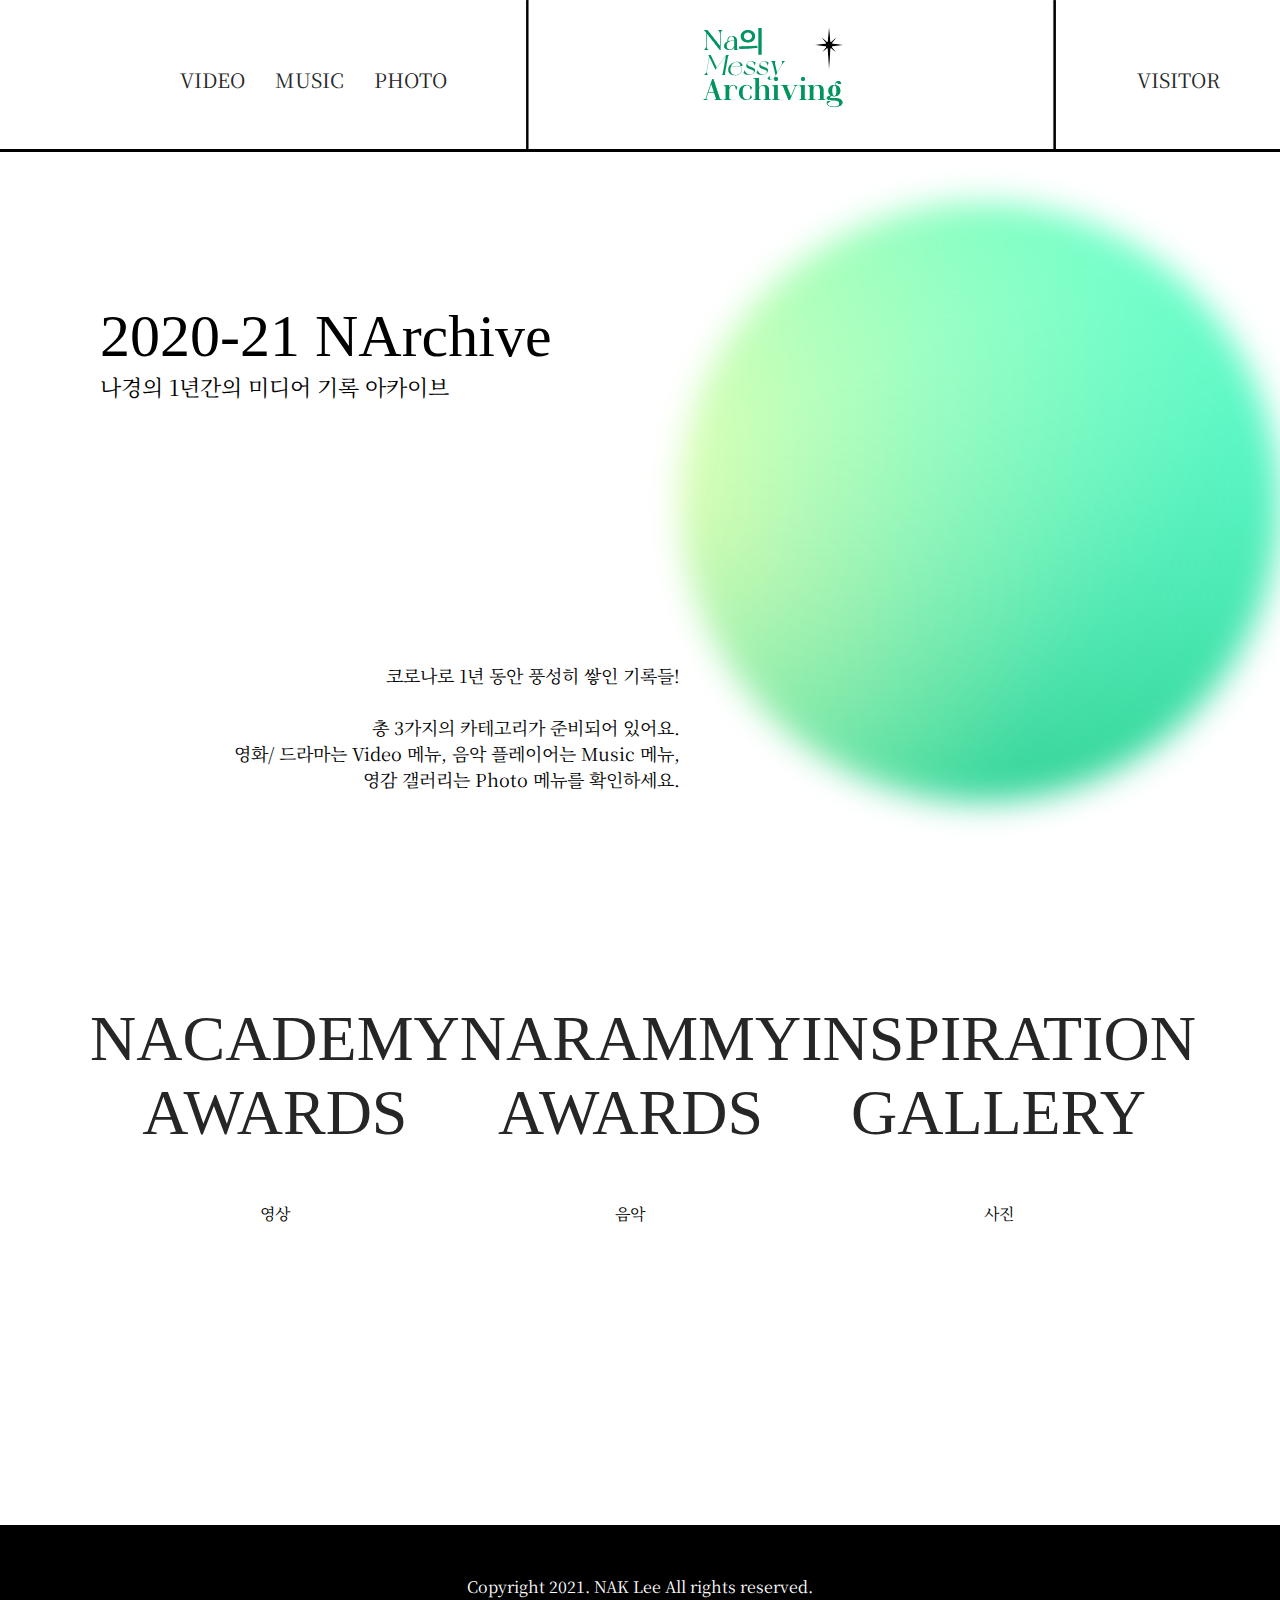
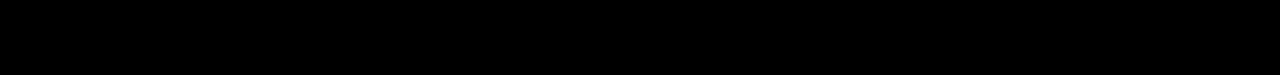
<file: index.html>
<!DOCTYPE html><!--22061086_이나경-->
<html lang="en" dir="ltr">
  <head>
    <meta charset="utf-8">
    <title>2020-21 NArchive</title>
    <link rel="stylesheet" type="text/css" href="mystyle.css">
    <link rel="preconnect" href="https://fonts.gstatic.com">
  <link href="https://fonts.googleapis.com/css2?family=Noto+Serif+KR:wght@600&display=swap" rel="stylesheet">
  </head>
  <body>
    <header>
      <nav class="main_menu">
        <div class="logo">
          <a href="#.html"><img src="l.png"></a>
        </div>
        <div class="l_nav">
          <ul>
            <li> <a href="a.html">Video</a></li>
            <li> <a href="b.html">Music</a></li>
            <li> <a href="c.html">Photo</a></li>
            <li><a href="d.html">Visitor</a></li>
          </ul>
        </div>
      </nav>
    </header>
    <section>
      <article class="title">
        <div class="grad">
          <p class="moving-grad__txt"></p>
        </div>
        <h1 id="title_main">2020-21 NArchive</h1>
        <p id="title_p">나경의 1년간의 미디어 기록 아카이브</p>
        <p id="ex">코로나로 1년 동안 풍성히 쌓인 기록들!<br><br>총 3가지의 카테고리가 준비되어 있어요.
          <br>영화/ 드라마는 Video 메뉴, 음악 플레이어는 Music 메뉴,
          <br>영감 갤러리는 Photo 메뉴를 확인하세요.</p>
      </article>
    </section>
    <section>
      <article class="main_contents">
        <div>
          <a href="a.html">Nacademy<br>Awards</a>
          <p>영상</p>
        </div>
        <div>
          <a href="b.html">Narammy<br>Awards</a>
          <p>음악</p>
        </div>
        <div>
          <a href="c.html">Inspiration<br>Gallery</a>
          <p>사진</p>
        </div>
      </article>
    </section>
    <footer>
      <p>Copyright 2021. NAK Lee All rights reserved.</p>
    </footer>
  </body>
</html>
</file>
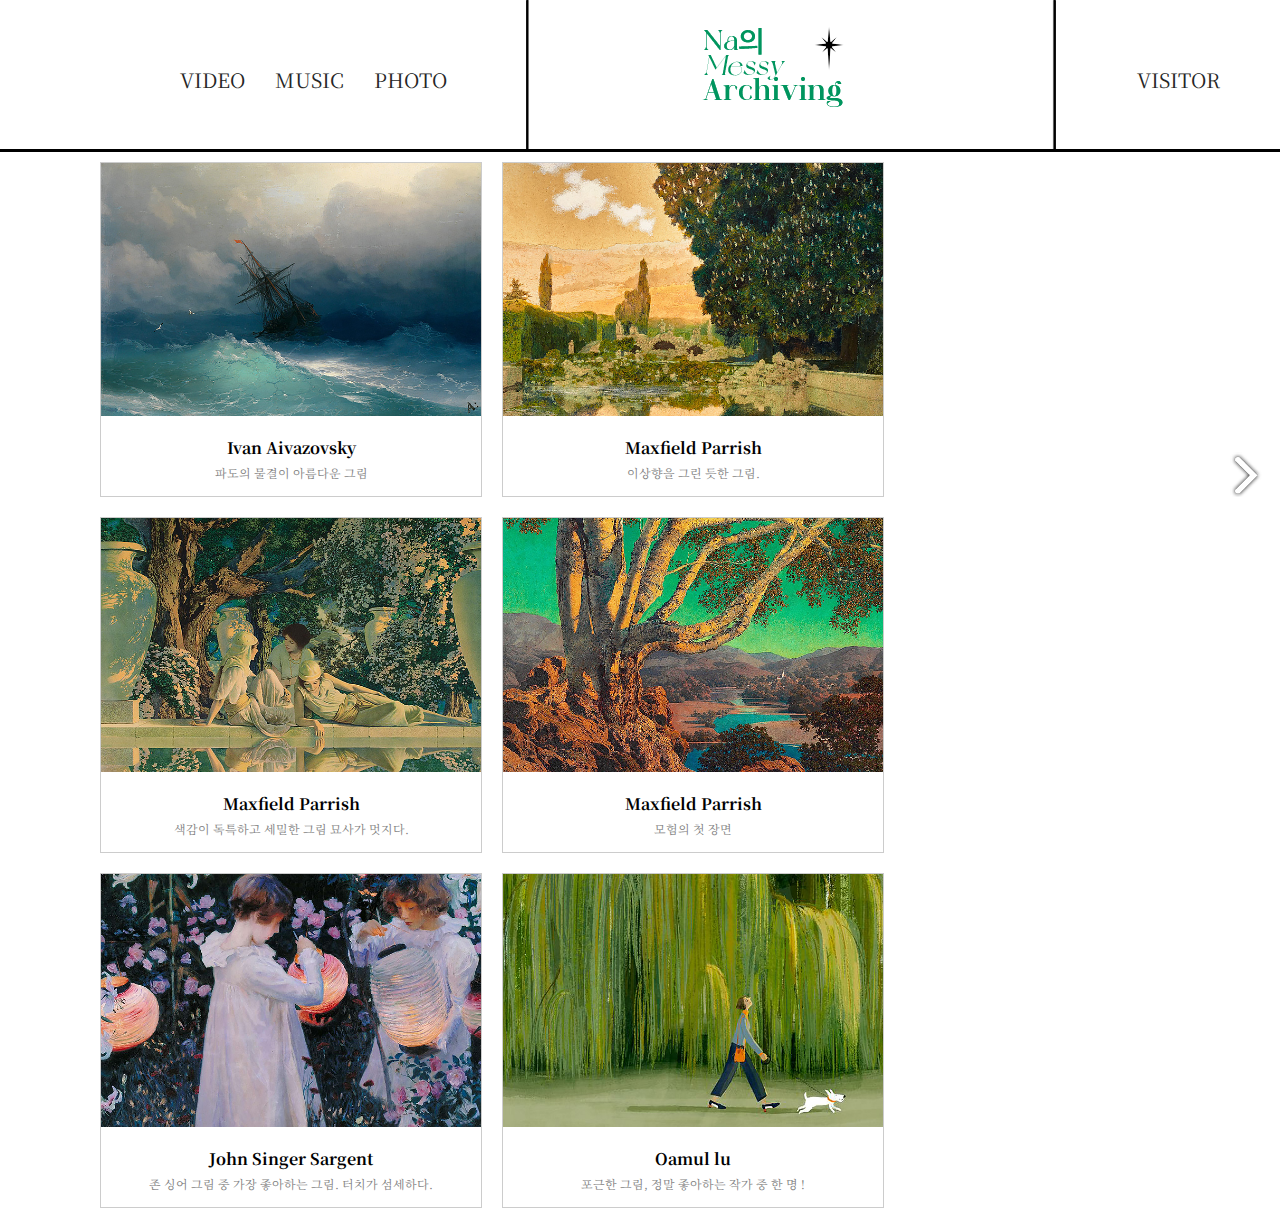
<file: c.html>
<!DOCTYPE html><!--22061086_이나경-->
<html lang="en" dir="ltr">
  <head>
    <meta charset="utf-8">
    <title>Gallery/Photo</title>
    <link rel="stylesheet" type="text/css" href="photo.css">
    <link rel="preconnect" href="https://fonts.gstatic.com">
  <link href="https://fonts.googleapis.com/css2?family=Noto+Serif+KR:wght@600&display=swap" rel="stylesheet">
  </head>
  <body>
    <header>
      <nav class="main_menu">
        <div class="logo">
          <a href="index.html"><img src="./l.png"></a>
        </div>
        <div class="l_nav">
          <ul>
            <li> <a href="a.html">Video</a></li>
            <li> <a href="b.html">Music</a></li>
            <li> <a href="#.html">Photo</a></li>
            <li><a href="d.html">Visitor</a></li>
          </ul>
        </div>
      </nav>
    </header>
    <section>
        <a href="ca.html" id="next"> <img src="./next.png"></a>
      <article class="container">
        <div class="p_gallery">
          <img src="./ia1.jpg">
          <div class="desc">
            <h4>Ivan Aivazovsky</h4>
            <p>파도의 물결이 아름다운 그림</p>
          </div>
        </div>

        <div class="p_gallery">
          <img src="./mp1.jpg">
          <div class="desc">
            <h4>Maxfield Parrish</h4>
            <p>이상향을 그린 듯한 그림.</p> </div>
        </div>

        <div class="p_gallery">
          <img src="./mp2.jpg">
          <div class="desc">
            <h4>Maxfield Parrish</h4>
            <p>색감이 독특하고 세밀한 그림 묘사가 멋지다.</p> </div>
        </div>

        <div class="p_gallery">
          <img src="./mp3.jpg">
          <div class="desc">
            <h4>Maxfield Parrish</h4>
            <p>모험의 첫 장면</p> </div>
        </div>

        <div class="p_gallery">
          <img src="./j.jpg">
          <div class="desc">
            <h4>John Singer Sargent</h4>
            <p>존 싱어 그림 중 가장 좋아하는 그림. 터치가 섬세하다.</p> </div>
        </div>

        <div class="p_gallery">
          <img src="./o1.jpg">
          <div class="desc">
            <h4>Oamul lu</h4>
            <p>포근한 그림, 정말 좋아하는 작가 중 한 명 !</p> </div>
        </div>
      </article>
    </section>
  </body>
</html>
</file>
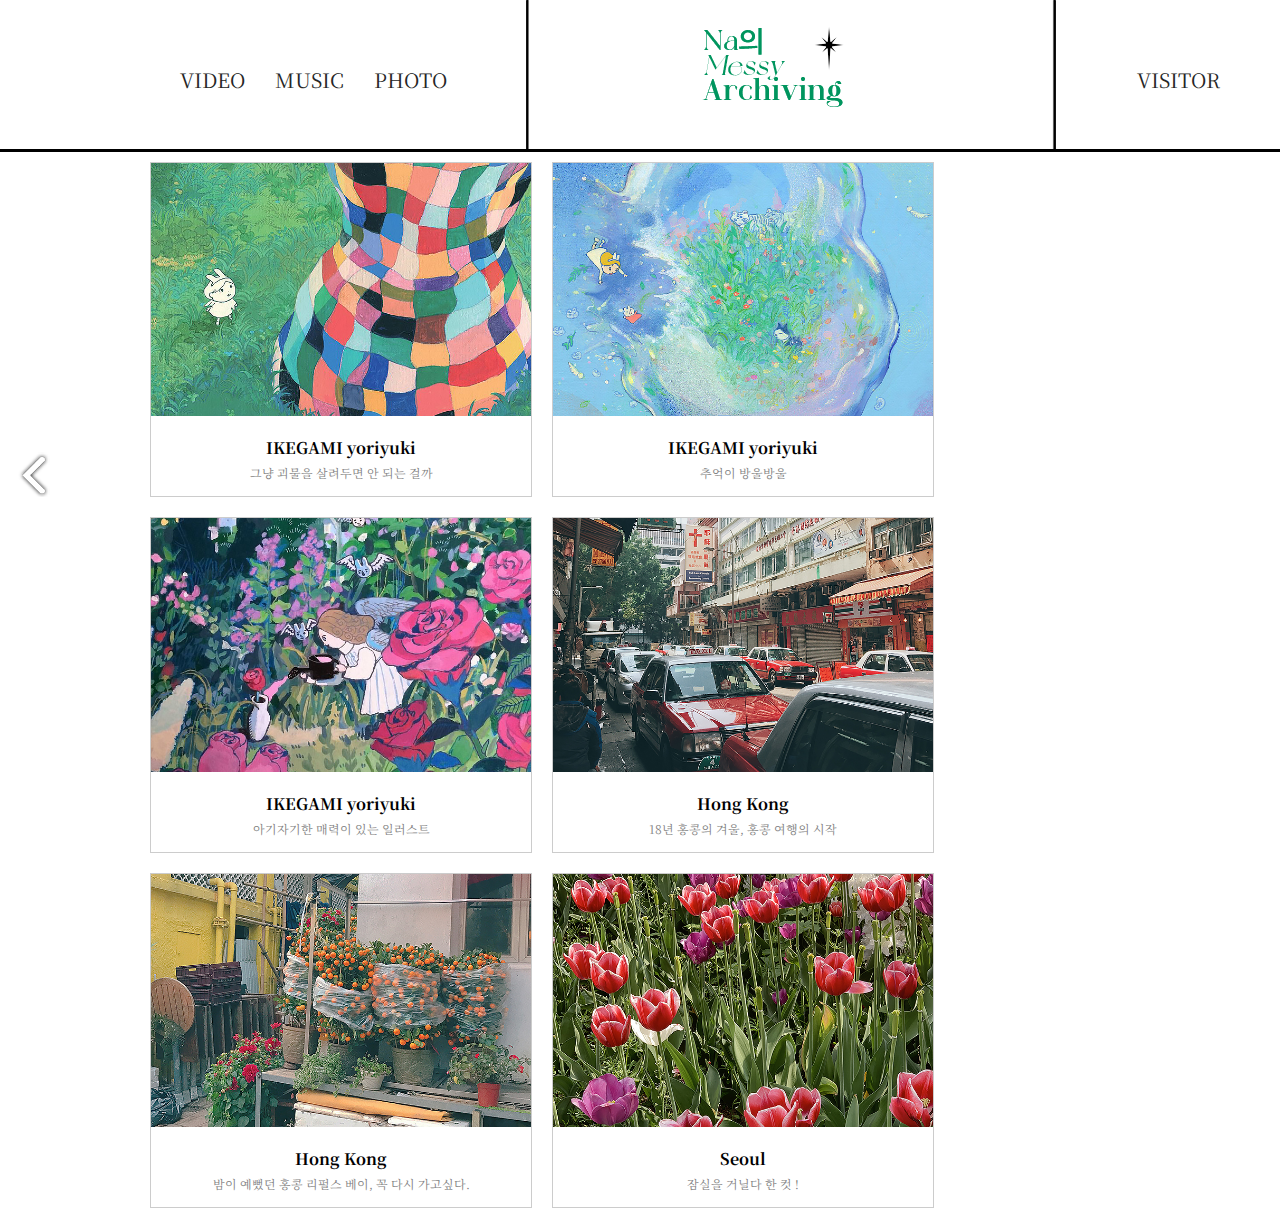
<file: ca.html>
<!DOCTYPE html><!--22061086_이나경-->
<html lang="en" dir="ltr">
  <head>
    <meta charset="utf-8">
    <title>Gallery/Photo</title>
    <link rel="stylesheet" type="text/css" href="photo.css">
    <link rel="preconnect" href="https://fonts.gstatic.com">
  <link href="https://fonts.googleapis.com/css2?family=Noto+Serif+KR:wght@600&display=swap" rel="stylesheet">
  </head>
  <body>
    <header>
      <nav class="main_menu">
        <div class="logo">
          <a href="index.html"><img src="./l.png"></a>
        </div>
        <div class="l_nav">
          <ul>
            <li> <a href="a.html">Video</a></li>
            <li> <a href="b.html">Music</a></li>
            <li> <a href="#.html">Photo</a></li>
            <li><a href="d.html">Visitor</a></li>
          </ul>
        </div>
      </nav>
    </header>
    <section>
        <a href="c.html" id="prev"> <img src="./prev.png"></a>
      <article class="container">
        <div class="p_gallery">
          <img src="./iy1.jpg">
          <div class="desc">
            <h4>IKEGAMI yoriyuki</h4>
            <p>그냥 괴물을 살려두면 안 되는 걸까</p>
          </div>
        </div>

        <div class="p_gallery">
          <img src="./iy2.jpg">
          <div class="desc">
            <h4>IKEGAMI yoriyuki</h4>
            <p>추억이 방울방울</p> </div>
        </div>

        <div class="p_gallery">
          <img src="./iy3.jpg">
          <div class="desc">
            <h4>IKEGAMI yoriyuki</h4>
            <p>아기자기한 매력이 있는 일러스트</p> </div>
        </div>

        <div class="p_gallery">
          <img src="./h1.jpg">
          <div class="desc">
            <h4>Hong Kong</h4>
            <p>18년 홍콩의 겨울, 홍콩 여행의 시작</p> </div>
        </div>

        <div class="p_gallery">
          <img src="./h2.jpg">
          <div class="desc">
            <h4>Hong Kong</h4>
            <p>밤이 예뻤던 홍콩 리펄스 베이, 꼭 다시 가고싶다.</p> </div>
        </div>

        <div class="p_gallery">
          <img src="./h3.jpg">
          <div class="desc">
            <h4>Seoul</h4>
            <p>잠실을 거닐다 한 컷 !</p> </div>
        </div>
      </article>
    </section>
  </body>
</html>
</file>
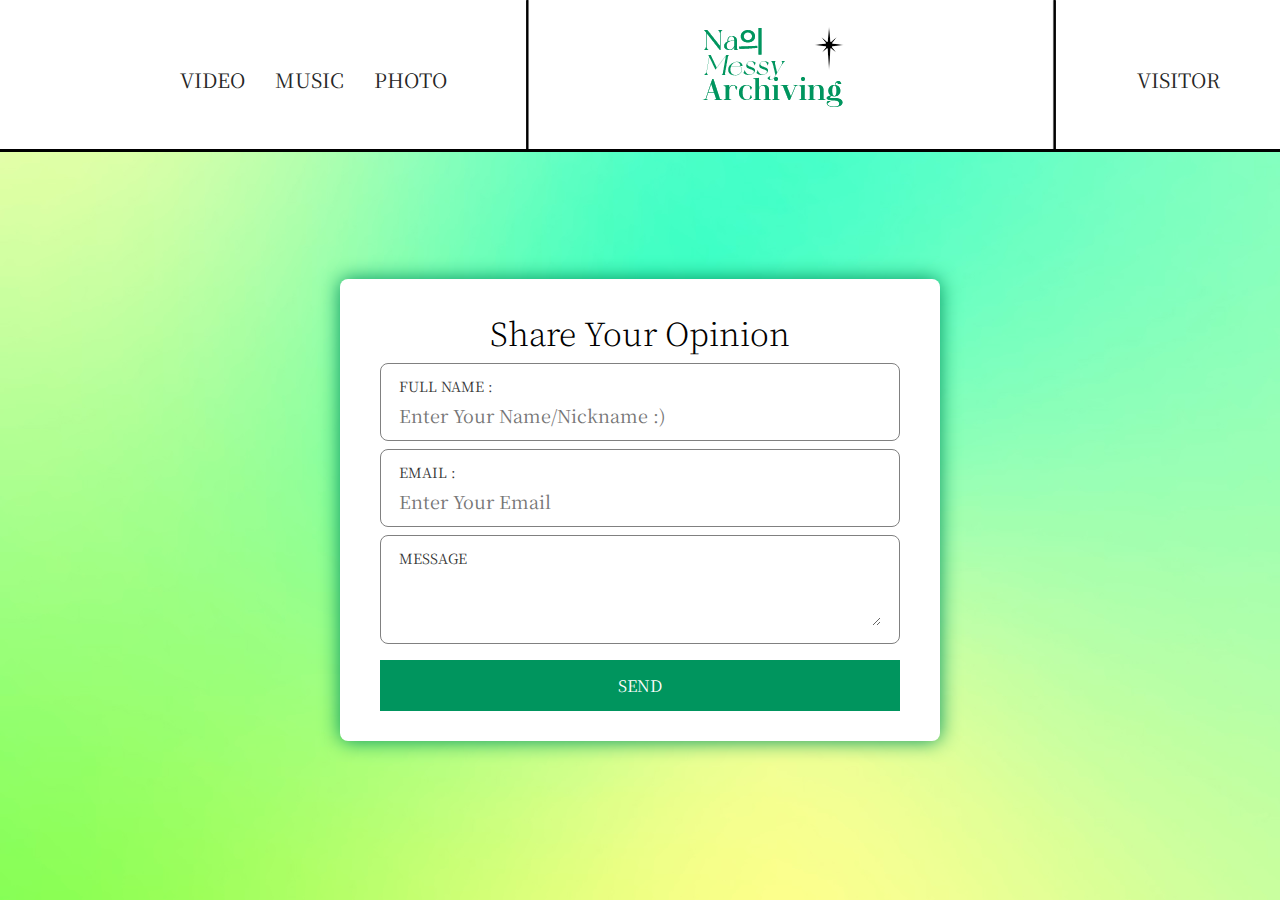
<file: d.html>
<!DOCTYPE html>
<html lang="en" dir="ltr">
  <head>
    <meta charset="utf-8">
    <title></title>
    <link rel="stylesheet" type="text/css" href="visitor.css">
    <link rel="preconnect" href="https://fonts.gstatic.com">
  <link href="https://fonts.googleapis.com/css2?family=Noto+Serif+KR:wght@600&display=swap" rel="stylesheet">
  </head>
  <body>
    <header>
      <nav class="main_menu">
        <div class="logo">
          <a href="index.html"><img src="./l.png"></a>
        </div>
        <div class="l_nav">
          <ul>
            <li> <a href="a.html">Video</a></li>
            <li> <a href="b.html">Music</a></li>
            <li> <a href="c.html">Photo</a></li>
            <li><a href="#.html">Visitor</a></li>
          </ul>
        </div>
      </nav>
    </header>
    <section>
      <article class="contact-form">
        <h1>Share Your Opinion</h1>
        <div class="txtb">
          <label>Full Name : </label>
          <input type="text" name="" value="" placeholder="Enter Your Name/Nickname :)">
        </div>

        <div class="txtb">
          <label>Email : </label>
          <input type="email" name="" value="" placeholder="Enter Your Email">
        </div>

        <div class="txtb">
          <label>Message </label>
          <textarea></textarea>
        </div>
        <a class="btn">Send</a>
      </article>
    </section>
  </body>
</html>
</file>
<file: mystyle.css>
/*22061086_이나경*/
* {
  font-family: 'Noto Serif KR', serif;
  margin: 0;
  padding: 0;
}
body {
}
/*nav start*/
header {
  background-color: #fff;
  background-image: url(hea.png);
  display: block;
  margin: 0;
}
.grad {
  background:
     linear-gradient(217deg, rgba(74,255,203,.8), rgba(255,0,0,0) 70.71%),
     linear-gradient(127deg, rgba(247,255,145,.8), rgba(0,255,160,0.4) 70.71%),
     linear-gradient(336deg, rgba(0,149,94,.8), rgba(0,0,255,0) 70.71%);
  filter: blur(1rem);
  width: 600px;
  height: 600px;
  float: right;
  margin-top: -100px;
  display: inline-block;
  justify-content: center;
  border-radius: 600px;
  position: relative;
  z-index: auto;
}
.main_menu {
  position: relative;
  margin: 0 auto;
  border-bottom:solid 3px #000;
}
.l_nav {margin: 0; padding: 5px 120px 5px 120px; width: 1170px;}
.main_menu ul { margin: 0; padding: 50px; list-style:none; text-align: right; }
.main_menu li { float:none; display: inline-block; }
.main_menu li:nth-child(1) { float:left; }
.main_menu li:nth-child(2) { float:left; }
.main_menu li:nth-child(3) { float:left; }
.main_menu li a { color:#262626; font-size:20px; text-transform: uppercase;
  text-decoration:none; display: block; padding:10px 20px 0 10px; }
.main_menu li a:hover { color:#00955E;}
.logo { width:150px; height:150px; position: absolute; margin-left: 670px; top:0; padding-bottom: 10px; content:""; text-align: center;}
/*section start*/
#title_main {
  font: 1.2em "newyork", serif;
  font-size: 60px;
  margin-top: 150px;
  margin-left: 100px;
}
#title_p {
  font-size: 22px;
  margin-left: 100px;
}
#ex {
  display: inline-block;
  text-align: right;
  float: right;
  font-size: 18px;
  margin-top: 260px;
}
.main_contents {
  padding: 0 90px 0 90px;
  text-align: center;
  margin-top: 600px;
  margin-bottom: 300px;
  display: grid;
  grid-template-columns: repeat(3, 1fr);
}
  .main_contents a {
    height: 200px;
    color:#262626;
    text-transform: uppercase;
    text-decoration:none;
    display: block;
    font: 4em "newyork", serif;
  }
  .main_contents a:hover { color:#00955E;}
footer {
  color: white;
  width: 100%;
  height: 100px;
  padding-top:50px;
  text-align: center;
  background-color: black;
}
</file>
<file: photo.css>
/*22061086_이나경*/
* {
  font-family: 'Noto Serif KR', serif;
  margin: 0;
  padding: 0;
}
/*nav start*/
header {
  background-color: #fff;
  background-image: url(hea.png);
  display: block;
  margin: 0;
}
.main_menu {
  position: relative;
  margin: 0 auto;
  border-bottom:solid 3px #000;
}
.l_nav {margin: 0; padding: 5px 120px 5px 120px; width: 1170px;}
.main_menu ul { margin: 0; padding: 50px; list-style:none; text-align: right; }
.main_menu li { float:none; display: inline-block; }
.main_menu li:nth-child(1) { float:left; }
.main_menu li:nth-child(2) { float:left; }
.main_menu li:nth-child(3) { float:left; }
.main_menu li a { color:#262626; font-size:20px; text-transform: uppercase;
  text-decoration:none; display: block; padding:10px 20px 0 10px; }
.main_menu li a:hover { color:#00955E;}
.logo { width:150px; height:150px; position: absolute; top:0; padding-bottom: 10px; content:""; margin-left: 670px; text-align: center;}
/*header_end, main_start*/
.container {
  max-width: 1250px;
  margin: 0 auto;
  overflow: auto;
  padding-left: 90px;
}
.p_gallery {
  margin:10px;
  border: solid 1px #ccc;
  float: left;
  width: 380px;
}
.p_gallery img {
  max-height: auto;
  width: 100%;
}
.desc {
  padding: 15px;
  text-align: center;
}
.desc p {
  padding-top: 5px;
  font-size: 12px;
  color: gray;
}
#next {
  float: right;
  margin-top: 300px;
}
#prev {
  float: left;
  margin-top: 300px;
}
</file>
<file: visitor.css>
/*22061086_이나경*/
* {
  font-family: 'Noto Serif KR', serif;
  margin: 0;
  padding: 0;
}
body {
  background-size: cover;
  background: url(bg.jpg);
}
/*nav start*/
header {
  background-color: #fff;
  background-image: url(hea.png);
  display: block;
  margin: 0;
}
.grad {
  background:
     linear-gradient(217deg, rgba(74,255,203,.8), rgba(255,0,0,0) 70.71%),
     linear-gradient(127deg, rgba(247,255,145,.8), rgba(0,255,160,0.4) 70.71%),
     linear-gradient(336deg, rgba(0,149,94,.8), rgba(0,0,255,0) 70.71%);
  filter: blur(1rem);
  width: 600px;
  height: 600px;
  float: right;
  margin-top: -100px;
  display: inline-block;
  justify-content: center;
  border-radius: 600px;
  position: relative;
  z-index: auto;
}
.main_menu {
  position: relative;
  margin: 0 auto;
  border-bottom:solid 3px #000;
}
.l_nav {margin: 0; padding: 5px 120px 5px 120px; width: 1170px;}
.main_menu ul { margin: 0; padding: 50px; list-style:none; text-align: right; }
.main_menu li { float:none; display: inline-block; }
.main_menu li:nth-child(1) { float:left; }
.main_menu li:nth-child(2) { float:left; }
.main_menu li:nth-child(3) { float:left; }
.main_menu li a { color:#262626; font-size:20px; text-transform: uppercase;
  text-decoration:none; display: block; padding:10px 20px 0 10px; }
.main_menu li a:hover { color:#00955E;}
.logo { width:150px; height:150px; position: absolute; margin-left: 670px; top:0; padding-bottom: 10px; content:""; text-align: center;}
/*section start*/

.contact-form {
  margin-top: 60px;
  width: 85%;
  max-width: 600px;
  background: #fff;
  position: absolute;
  top: 50%;
  left: 50%;
  transform: translate(-50%, -50%);
  padding:30px 40px;
  box-sizing: border-box;
  border-radius: 8px;
  text-align: center;
  box-shadow: 0 0 20px #00955E;
}
.contact-form h1{
  margin-top: 0;
  font-weight: 200;
}
.txtb {
  border: 1px solid gray;
  margin: 8px 0;
  padding: 12px 18px;
  border-radius: 8px;
}
.txtb label {
  display: block;
  text-align: left;
  color: #333;
  text-transform: uppercase;
  font-size: 14px;
}
.txtb input, .txtb textarea {
  width: 100%;
  border: none;
  background: none;
  outline: none;
  font-size: 18px;
  margin-top: 6px;
}
.btn {
  display: inline-block;
  background: #00955E;
  padding:14px 0;
  color: white;
  text-transform: uppercase;
  cursor: pointer;
  margin-top: 8px;
  width: 100%;
}
</file>
